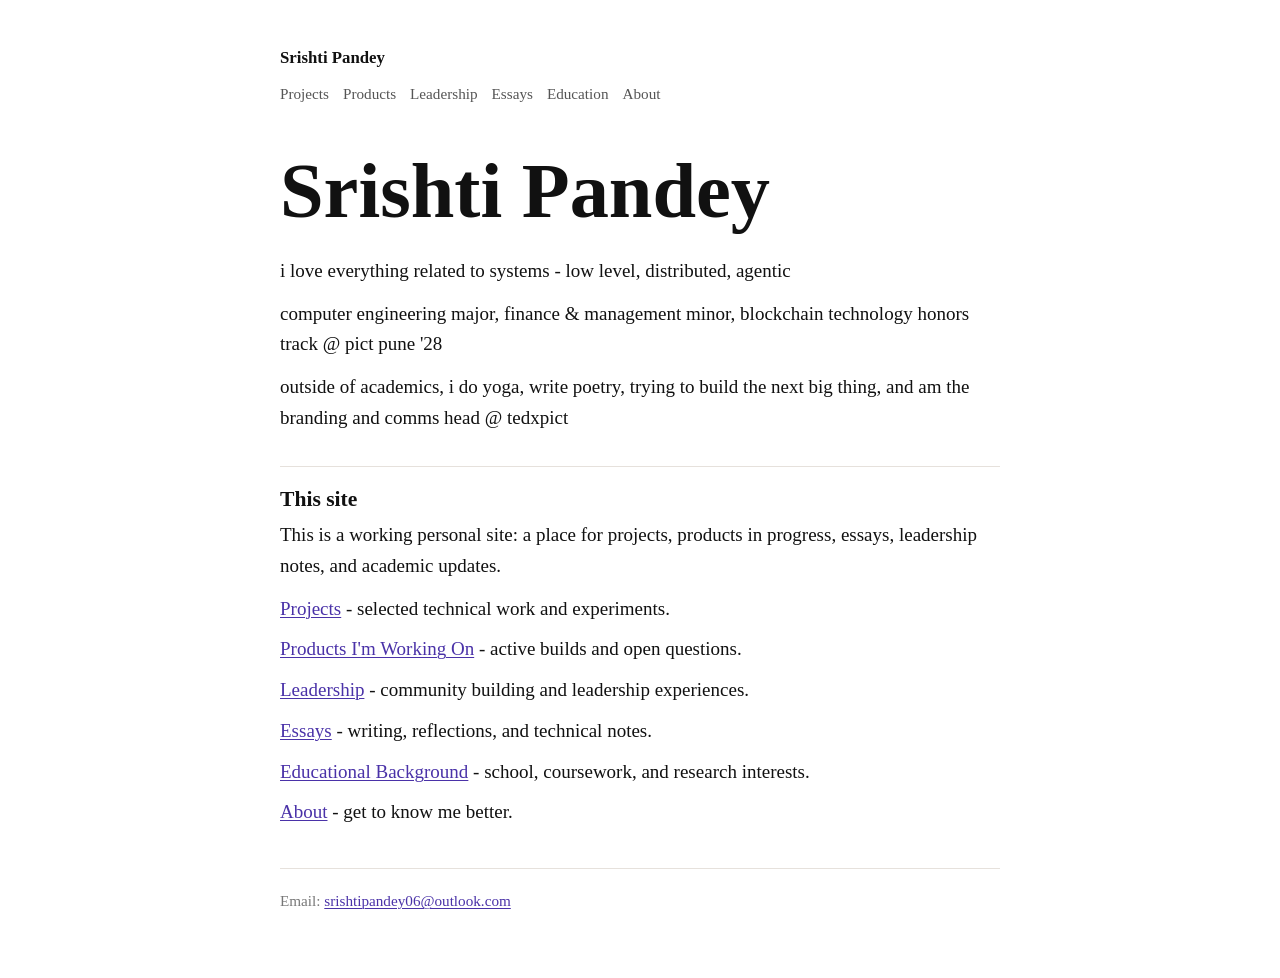
<file: index.html>
<!doctype html>
<html lang="en">
<head>
  <meta charset="utf-8">
  <meta name="viewport" content="width=device-width, initial-scale=1">
  <meta name="description" content="Srishti Pandey.">
  <title>Srishti Pandey</title>
  <link rel="stylesheet" href="style.css">
</head>
<body>
  <div class="site">
    <header class="site-header">
      <a class="site-name" href="index.html">Srishti Pandey</a>
      <nav class="site-nav" aria-label="Primary navigation">
        <a href="projects.html">Projects</a>
        <a href="products.html">Products</a>
        <a href="leadership.html">Leadership</a>
        <a href="essays.html">Essays</a>
        <a href="education.html">Education</a>
        <a href="about.html">About</a>
      </nav>
    </header>

    <main>
      <section class="intro" aria-labelledby="home-title">
        <h1 id="home-title">Srishti Pandey</h1>
        <p>i love everything related to systems - low level, distributed, agentic</p>
        <p>computer engineering major, finance & management minor, blockchain technology honors track @ pict pune '28</p>
        <p>outside of academics, i do yoga, write poetry, trying to build the next big thing, and am the branding and comms head @ tedxpict</p>
      </section>


      <section class="section" aria-labelledby="site-title">
        <h2 id="site-title">This site</h2>
        <p>This is a working personal site: a place for projects, products in progress, essays, leadership notes, and academic updates.</p>
        <ul class="plain-list">
          <li><a href="projects.html">Projects</a> - selected technical work and experiments.</li>
          <li><a href="products.html">Products I'm Working On</a> - active builds and open questions.</li>
          <li><a href="leadership.html">Leadership</a> - community building and leadership experiences.</li>
          <li><a href="essays.html">Essays</a> - writing, reflections, and technical notes.</li>
          <li><a href="education.html">Educational Background</a> - school, coursework, and research interests.</li>
          <li><a href="about.html">About</a> - get to know me better.</li>
        </ul>
      </section>
    </main>

    <footer class="site-footer">
      <p>Email: <a href="mailto:srishtipandey06@outlook.com">srishtipandey06@outlook.com</a></p>
     
    </footer>
  </div>
</body>
</html>
</file>
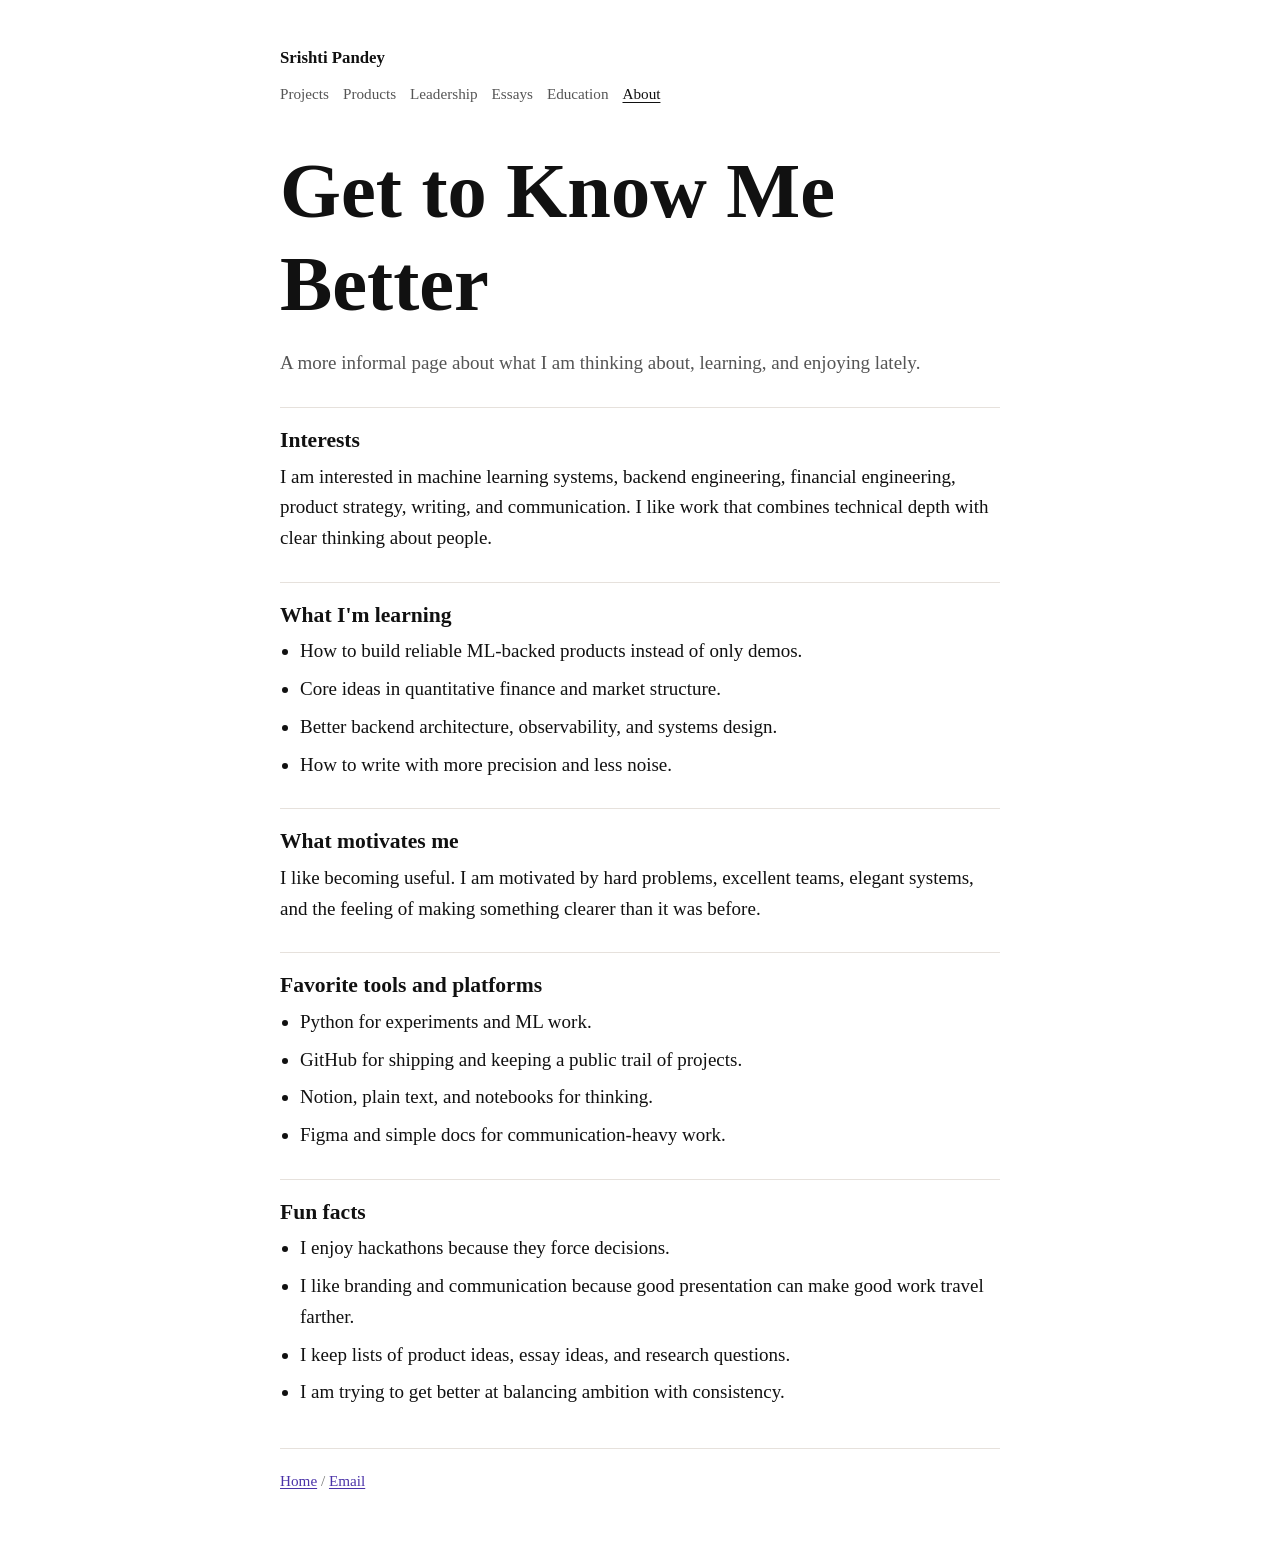
<file: about.html>
<!doctype html>
<html lang="en">
<head>
  <meta charset="utf-8">
  <meta name="viewport" content="width=device-width, initial-scale=1">
  <meta name="description" content="Get to know Srishti Pandey better.">
  <title>Get to Know Me Better - Srishti Pandey</title>
  <link rel="stylesheet" href="style.css">
</head>
<body>
  <div class="site">
    <header class="site-header">
      <a class="site-name" href="index.html">Srishti Pandey</a>
      <nav class="site-nav" aria-label="Primary navigation">
        <a href="projects.html">Projects</a>
        <a href="products.html">Products</a>
        <a href="leadership.html">Leadership</a>
        <a href="essays.html">Essays</a>
        <a href="education.html">Education</a>
        <a href="about.html" aria-current="page">About</a>
      </nav>
    </header>

    <main>
      <section class="page-title">
        <h1>Get to Know Me Better</h1>
        <p class="note">A more informal page about what I am thinking about, learning, and enjoying lately.</p>
      </section>

      <section class="section">
        <h2>Interests</h2>
        <p>I am interested in machine learning systems, backend engineering, financial engineering, product strategy, writing, and communication. I like work that combines technical depth with clear thinking about people.</p>
      </section>

      <section class="section">
        <h2>What I'm learning</h2>
        <ul>
          <li>How to build reliable ML-backed products instead of only demos.</li>
          <li>Core ideas in quantitative finance and market structure.</li>
          <li>Better backend architecture, observability, and systems design.</li>
          <li>How to write with more precision and less noise.</li>
        </ul>
      </section>

      <section class="section">
        <h2>What motivates me</h2>
        <p>I like becoming useful. I am motivated by hard problems, excellent teams, elegant systems, and the feeling of making something clearer than it was before.</p>
      </section>

      <section class="section">
        <h2>Favorite tools and platforms</h2>
        <ul>
          <li>Python for experiments and ML work.</li>
          <li>GitHub for shipping and keeping a public trail of projects.</li>
          <li>Notion, plain text, and notebooks for thinking.</li>
          <li>Figma and simple docs for communication-heavy work.</li>
        </ul>
      </section>

      <section class="section">
        <h2>Fun facts</h2>
        <ul>
          <li>I enjoy hackathons because they force decisions.</li>
          <li>I like branding and communication because good presentation can make good work travel farther.</li>
          <li>I keep lists of product ideas, essay ideas, and research questions.</li>
          <li>I am trying to get better at balancing ambition with consistency.</li>
        </ul>
      </section>
    </main>

    <footer class="site-footer">
      <p><a href="index.html">Home</a> / <a href="mailto:srishtipandey06@outlook.com">Email</a></p>
    </footer>
  </div>
</body>
</html>
</file>
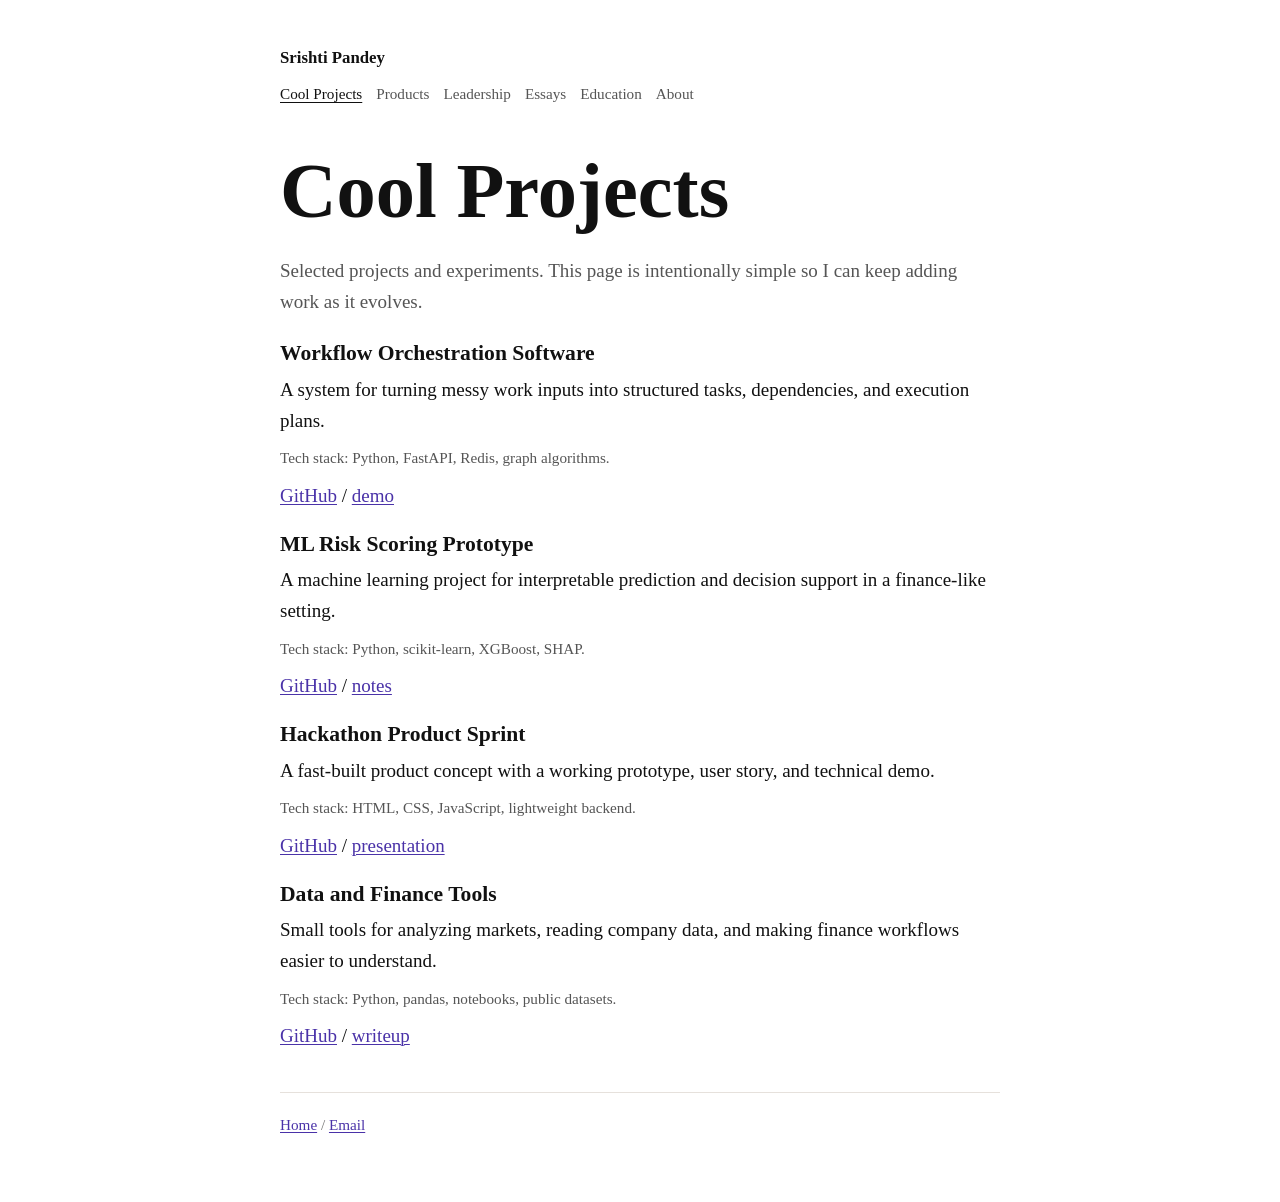
<file: cool-projects.html>
<!doctype html>
<html lang="en">
<head>
  <meta charset="utf-8">
  <meta name="viewport" content="width=device-width, initial-scale=1">
  <meta name="description" content="Selected projects by Srishti Pandey.">
  <title>Cool Projects - Srishti Pandey</title>
  <link rel="stylesheet" href="style.css">
</head>
<body>
  <div class="site">
    <header class="site-header">
      <a class="site-name" href="index.html">Srishti Pandey</a>
      <nav class="site-nav" aria-label="Primary navigation">
        <a href="cool-projects.html" aria-current="page">Cool Projects</a>
        <a href="products.html">Products</a>
        <a href="leadership.html">Leadership</a>
        <a href="essays.html">Essays</a>
        <a href="educational-background.html">Education</a>
        <a href="get-to-know-me-better.html">About</a>
      </nav>
    </header>

    <main>
      <section class="page-title">
        <h1>Cool Projects</h1>
        <p class="note">Selected projects and experiments. This page is intentionally simple so I can keep adding work as it evolves.</p>
      </section>

      <article class="entry">
        <h2>Workflow Orchestration Software</h2>
        <p>A system for turning messy work inputs into structured tasks, dependencies, and execution plans.</p>
        <p class="meta">Tech stack: Python, FastAPI, Redis, graph algorithms.</p>
        <p><a href="#">GitHub</a> / <a href="#">demo</a></p>
      </article>

      <article class="entry">
        <h2>ML Risk Scoring Prototype</h2>
        <p>A machine learning project for interpretable prediction and decision support in a finance-like setting.</p>
        <p class="meta">Tech stack: Python, scikit-learn, XGBoost, SHAP.</p>
        <p><a href="#">GitHub</a> / <a href="#">notes</a></p>
      </article>

      <article class="entry">
        <h2>Hackathon Product Sprint</h2>
        <p>A fast-built product concept with a working prototype, user story, and technical demo.</p>
        <p class="meta">Tech stack: HTML, CSS, JavaScript, lightweight backend.</p>
        <p><a href="#">GitHub</a> / <a href="#">presentation</a></p>
      </article>

      <article class="entry">
        <h2>Data and Finance Tools</h2>
        <p>Small tools for analyzing markets, reading company data, and making finance workflows easier to understand.</p>
        <p class="meta">Tech stack: Python, pandas, notebooks, public datasets.</p>
        <p><a href="#">GitHub</a> / <a href="#">writeup</a></p>
      </article>
    </main>

    <footer class="site-footer">
      <p><a href="index.html">Home</a> / <a href="mailto:srishti@example.com">Email</a></p>
    </footer>
  </div>
</body>
</html>
</file>
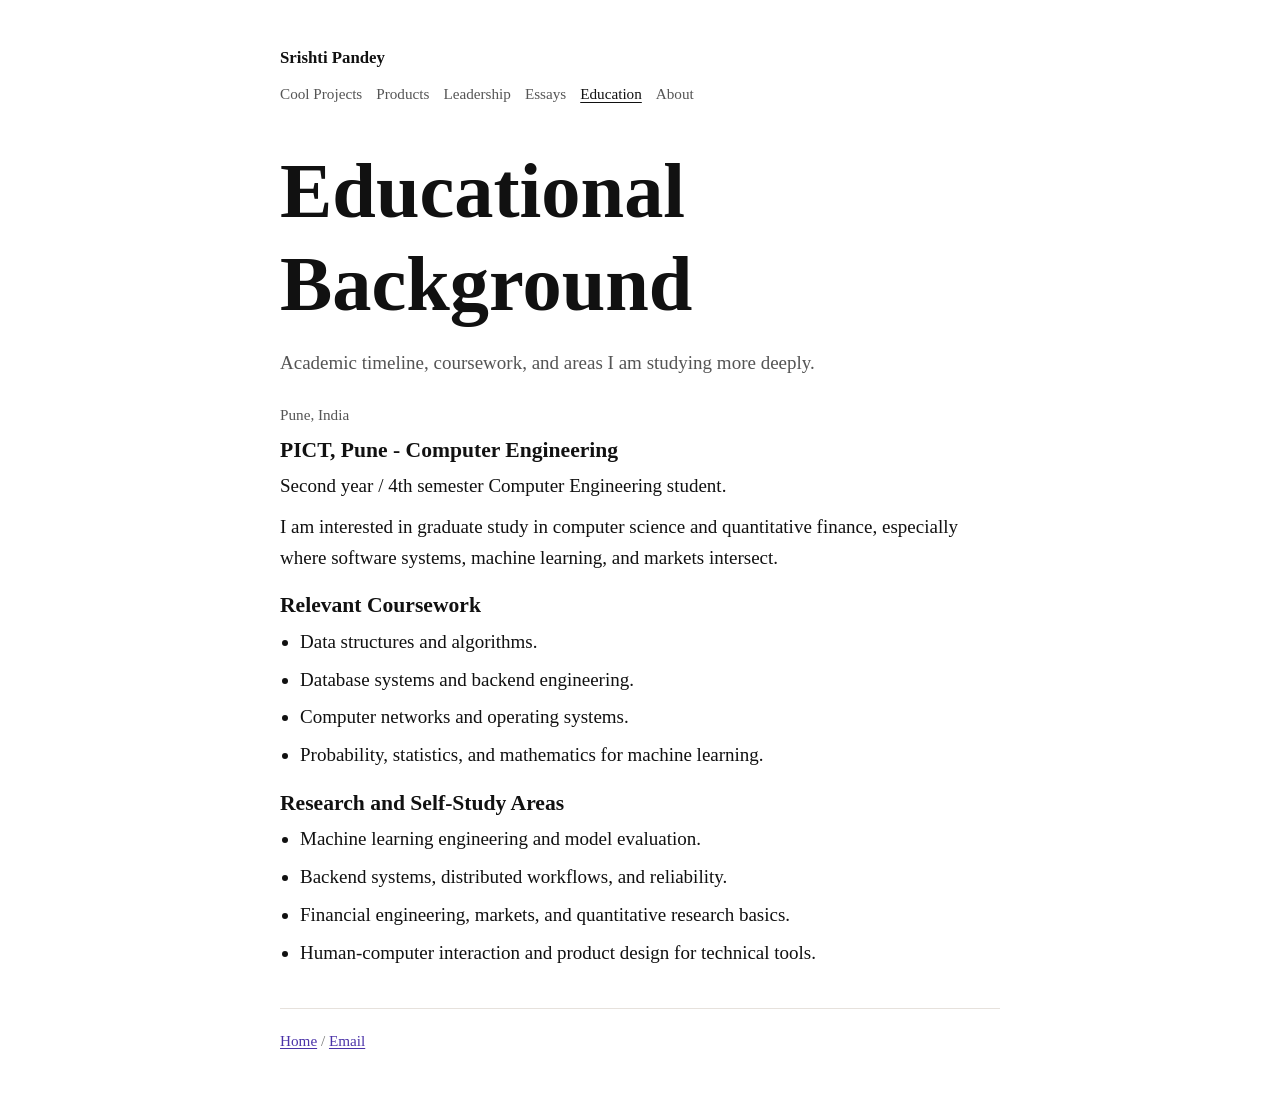
<file: education.html>
<!doctype html>
<html lang="en">
<head>
  <meta charset="utf-8">
  <meta name="viewport" content="width=device-width, initial-scale=1">
  <meta name="description" content="Educational background of Srishti Pandey.">
  <title>Educational Background - Srishti Pandey</title>
  <link rel="stylesheet" href="style.css">
</head>
<body>
  <div class="site">
    <header class="site-header">
      <a class="site-name" href="index.html">Srishti Pandey</a>
      <nav class="site-nav" aria-label="Primary navigation">
        <a href="projects.html">Cool Projects</a>
        <a href="products.html">Products</a>
        <a href="leadership.html">Leadership</a>
        <a href="essays.html">Essays</a>
        <a href="education.html" aria-current="page">Education</a>
        <a href="about.html">About</a>
      </nav>
    </header>

    <main>
      <section class="page-title">
        <h1>Educational Background</h1>
        <p class="note">Academic timeline, coursework, and areas I am studying more deeply.</p>
      </section>

      <article class="entry">
        <p class="meta">Pune, India</p>
        <h2>PICT, Pune - Computer Engineering</h2>
        <p>Second year / 4th semester Computer Engineering student.</p>
        <p>I am interested in graduate study in computer science and quantitative finance, especially where software systems, machine learning, and markets intersect.</p>
      </article>

      <article class="entry">
        <h2>Relevant Coursework</h2>
        <ul>
          <li>Data structures and algorithms.</li>
          <li>Database systems and backend engineering.</li>
          <li>Computer networks and operating systems.</li>
          <li>Probability, statistics, and mathematics for machine learning.</li>
        </ul>
      </article>

      <article class="entry">
        <h2>Research and Self-Study Areas</h2>
        <ul>
          <li>Machine learning engineering and model evaluation.</li>
          <li>Backend systems, distributed workflows, and reliability.</li>
          <li>Financial engineering, markets, and quantitative research basics.</li>
          <li>Human-computer interaction and product design for technical tools.</li>
        </ul>
      </article>
    </main>

    <footer class="site-footer">
      <p><a href="index.html">Home</a> / <a href="mailto:srishti@example.com">Email</a></p>
    </footer>
  </div>
</body>
</html>
</file>
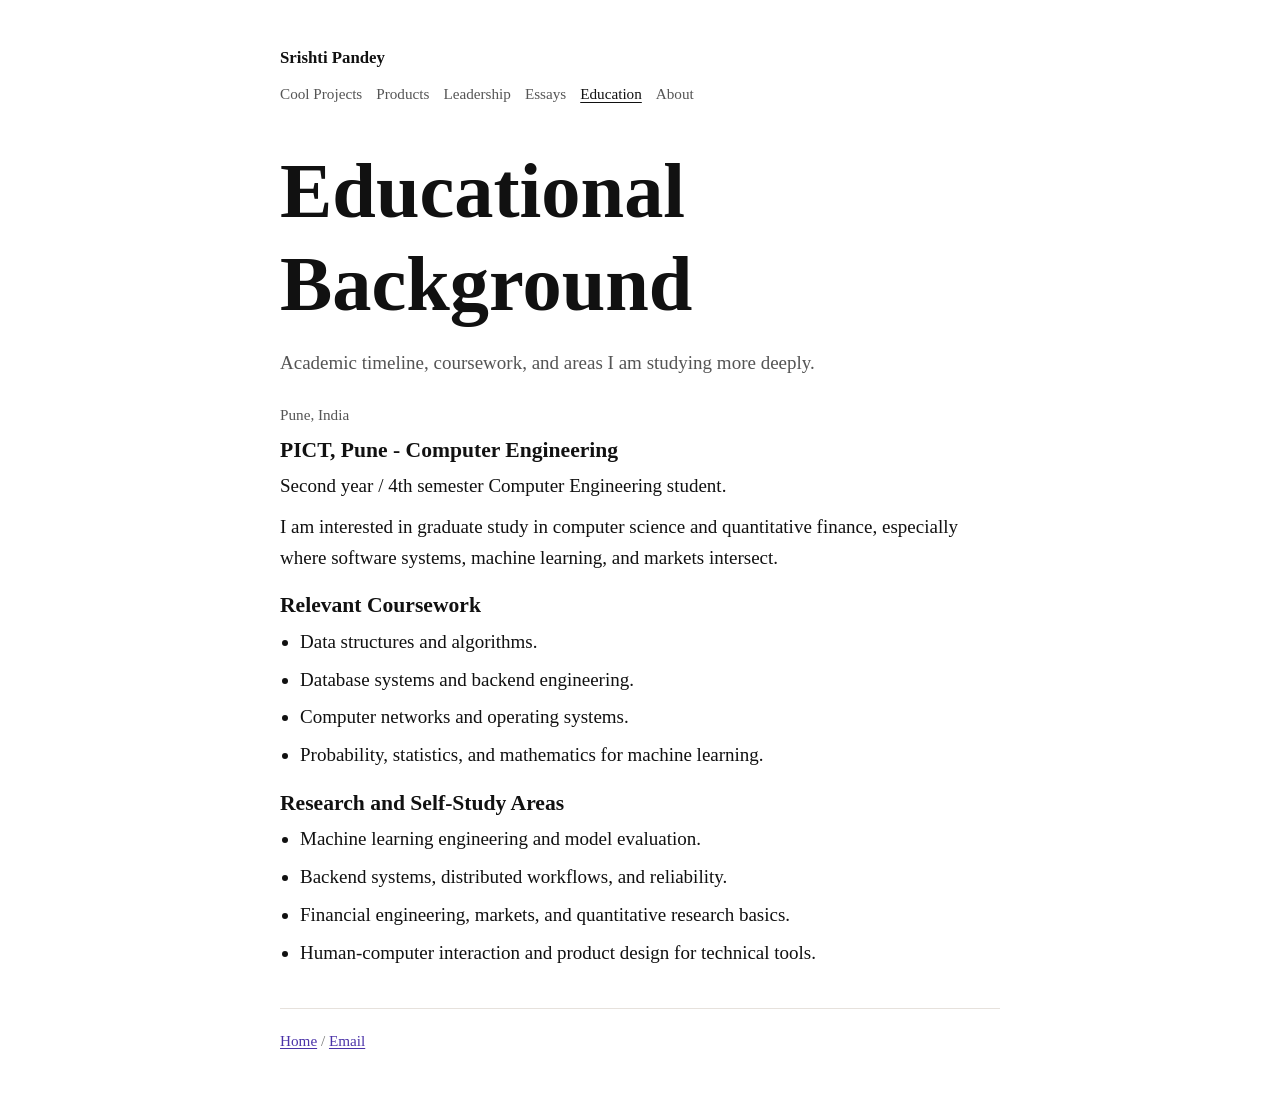
<file: educational-background.html>
<!doctype html>
<html lang="en">
<head>
  <meta charset="utf-8">
  <meta name="viewport" content="width=device-width, initial-scale=1">
  <meta name="description" content="Educational background of Srishti Pandey.">
  <title>Educational Background - Srishti Pandey</title>
  <link rel="stylesheet" href="style.css">
</head>
<body>
  <div class="site">
    <header class="site-header">
      <a class="site-name" href="index.html">Srishti Pandey</a>
      <nav class="site-nav" aria-label="Primary navigation">
        <a href="cool-projects.html">Cool Projects</a>
        <a href="products.html">Products</a>
        <a href="leadership.html">Leadership</a>
        <a href="essays.html">Essays</a>
        <a href="educational-background.html" aria-current="page">Education</a>
        <a href="get-to-know-me-better.html">About</a>
      </nav>
    </header>

    <main>
      <section class="page-title">
        <h1>Educational Background</h1>
        <p class="note">Academic timeline, coursework, and areas I am studying more deeply.</p>
      </section>

      <article class="entry">
        <p class="meta">Pune, India</p>
        <h2>PICT, Pune - Computer Engineering</h2>
        <p>Second year / 4th semester Computer Engineering student.</p>
        <p>I am interested in graduate study in computer science and quantitative finance, especially where software systems, machine learning, and markets intersect.</p>
      </article>

      <article class="entry">
        <h2>Relevant Coursework</h2>
        <ul>
          <li>Data structures and algorithms.</li>
          <li>Database systems and backend engineering.</li>
          <li>Computer networks and operating systems.</li>
          <li>Probability, statistics, and mathematics for machine learning.</li>
        </ul>
      </article>

      <article class="entry">
        <h2>Research and Self-Study Areas</h2>
        <ul>
          <li>Machine learning engineering and model evaluation.</li>
          <li>Backend systems, distributed workflows, and reliability.</li>
          <li>Financial engineering, markets, and quantitative research basics.</li>
          <li>Human-computer interaction and product design for technical tools.</li>
        </ul>
      </article>
    </main>

    <footer class="site-footer">
      <p><a href="index.html">Home</a> / <a href="mailto:srishti@example.com">Email</a></p>
    </footer>
  </div>
</body>
</html>
</file>
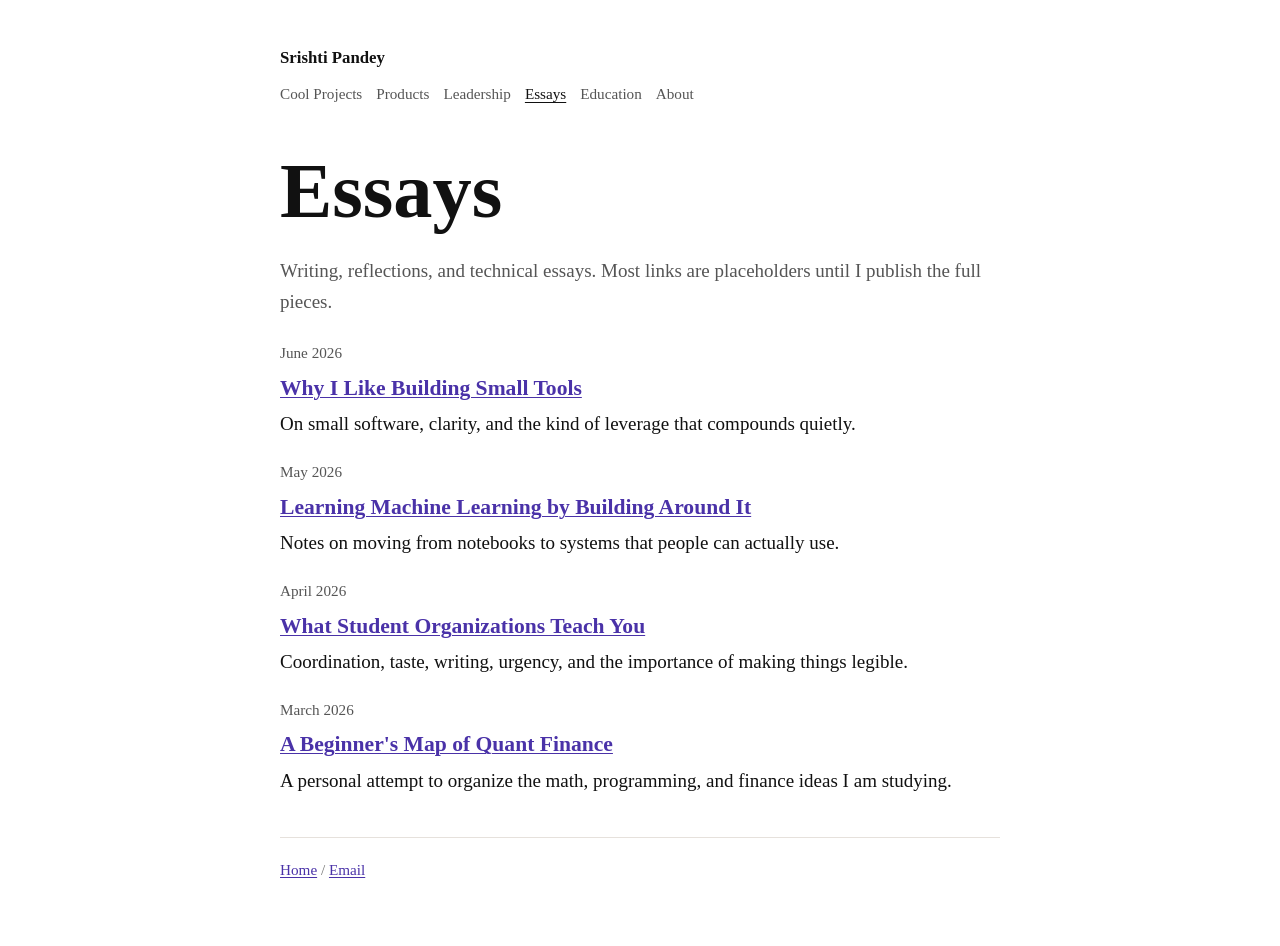
<file: essays.html>
<!doctype html>
<html lang="en">
<head>
  <meta charset="utf-8">
  <meta name="viewport" content="width=device-width, initial-scale=1">
  <meta name="description" content="Essays and notes by Srishti Pandey.">
  <title>Essays - Srishti Pandey</title>
  <link rel="stylesheet" href="style.css">
</head>
<body>
  <div class="site">
    <header class="site-header">
      <a class="site-name" href="index.html">Srishti Pandey</a>
      <nav class="site-nav" aria-label="Primary navigation">
        <a href="projects.html">Cool Projects</a>
        <a href="products.html">Products</a>
        <a href="leadership.html">Leadership</a>
        <a href="essays.html" aria-current="page">Essays</a>
        <a href="education.html">Education</a>
        <a href="about.html">About</a>
      </nav>
    </header>

    <main>
      <section class="page-title">
        <h1>Essays</h1>
        <p class="note">Writing, reflections, and technical essays. Most links are placeholders until I publish the full pieces.</p>
      </section>

      <article class="entry">
        <p class="meta">June 2026</p>
        <h2><a href="#">Why I Like Building Small Tools</a></h2>
        <p>On small software, clarity, and the kind of leverage that compounds quietly.</p>
      </article>

      <article class="entry">
        <p class="meta">May 2026</p>
        <h2><a href="#">Learning Machine Learning by Building Around It</a></h2>
        <p>Notes on moving from notebooks to systems that people can actually use.</p>
      </article>

      <article class="entry">
        <p class="meta">April 2026</p>
        <h2><a href="#">What Student Organizations Teach You</a></h2>
        <p>Coordination, taste, writing, urgency, and the importance of making things legible.</p>
      </article>

      <article class="entry">
        <p class="meta">March 2026</p>
        <h2><a href="#">A Beginner's Map of Quant Finance</a></h2>
        <p>A personal attempt to organize the math, programming, and finance ideas I am studying.</p>
      </article>
    </main>

    <footer class="site-footer">
      <p><a href="index.html">Home</a> / <a href="mailto:srishtipandey06@outlook.com">Email</a></p>
    </footer>
  </div>
</body>
</html>
</file>
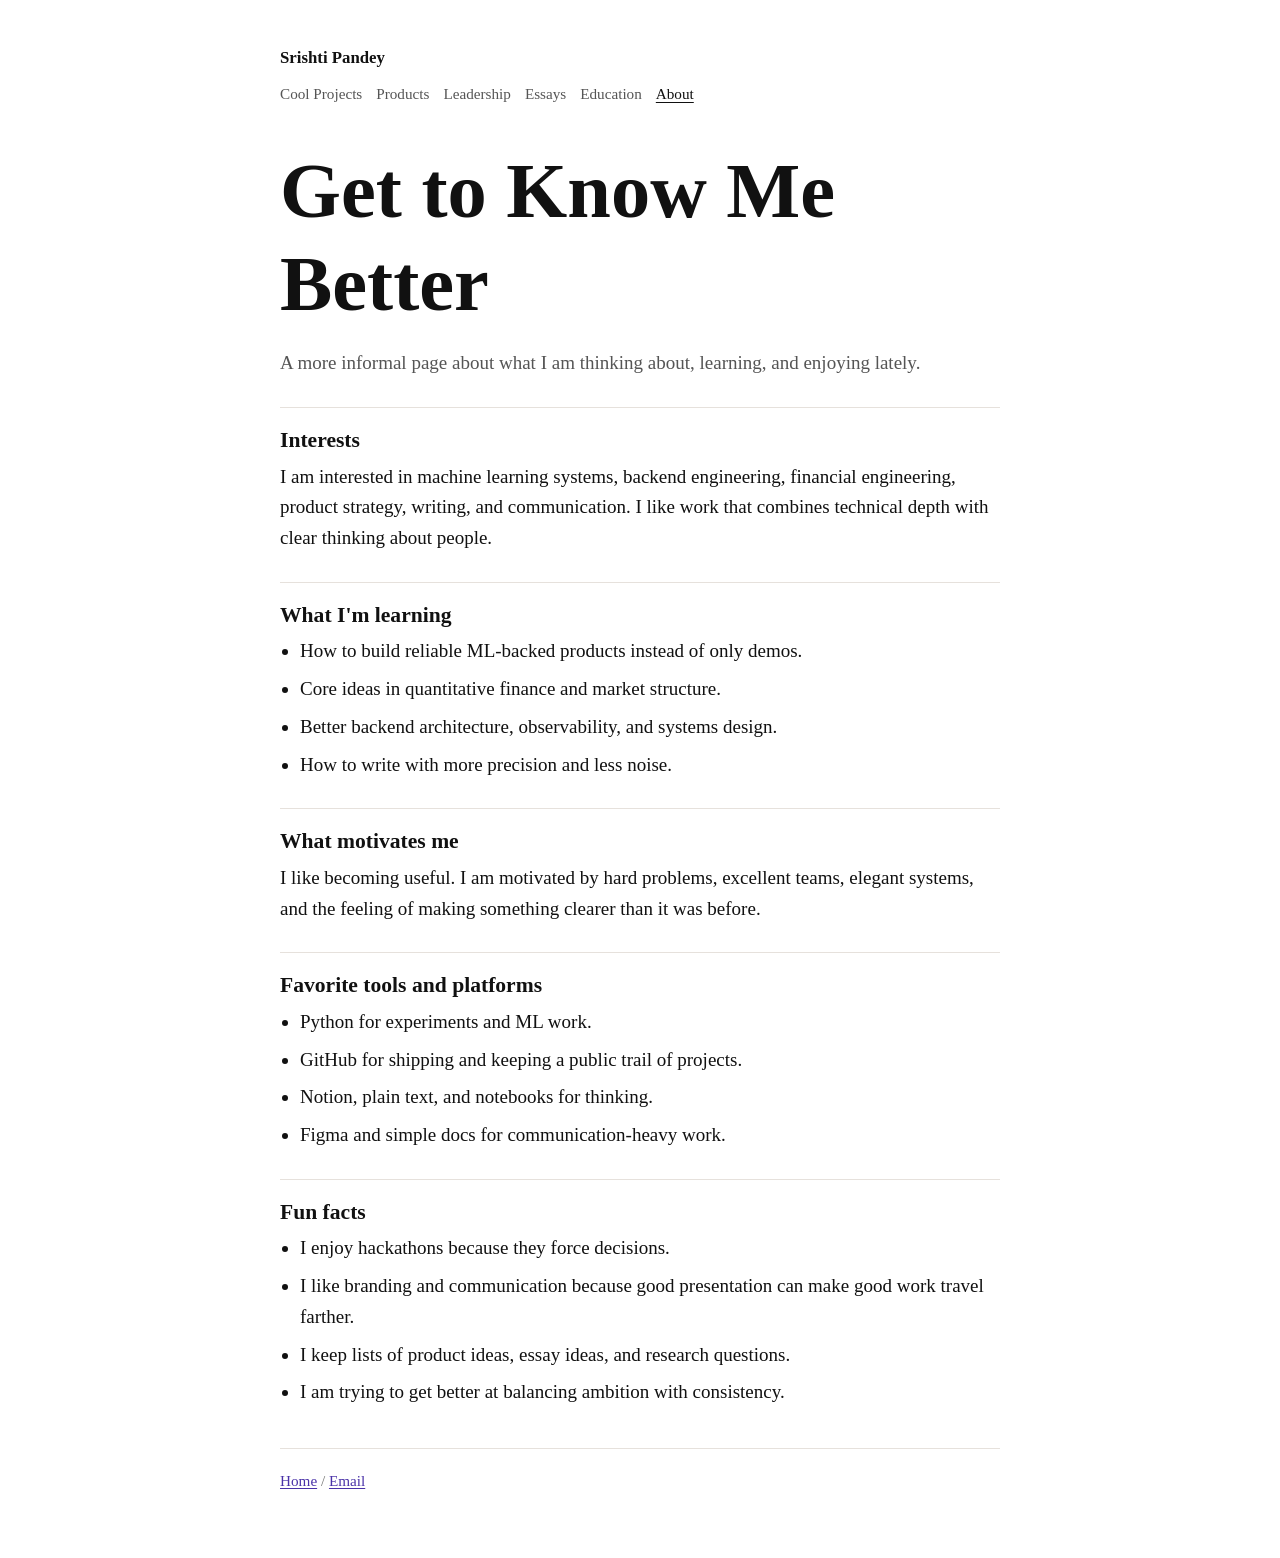
<file: get-to-know-me-better.html>
<!doctype html>
<html lang="en">
<head>
  <meta charset="utf-8">
  <meta name="viewport" content="width=device-width, initial-scale=1">
  <meta name="description" content="Get to know Srishti Pandey better.">
  <title>Get to Know Me Better - Srishti Pandey</title>
  <link rel="stylesheet" href="style.css">
</head>
<body>
  <div class="site">
    <header class="site-header">
      <a class="site-name" href="index.html">Srishti Pandey</a>
      <nav class="site-nav" aria-label="Primary navigation">
        <a href="cool-projects.html">Cool Projects</a>
        <a href="products.html">Products</a>
        <a href="leadership.html">Leadership</a>
        <a href="essays.html">Essays</a>
        <a href="educational-background.html">Education</a>
        <a href="get-to-know-me-better.html" aria-current="page">About</a>
      </nav>
    </header>

    <main>
      <section class="page-title">
        <h1>Get to Know Me Better</h1>
        <p class="note">A more informal page about what I am thinking about, learning, and enjoying lately.</p>
      </section>

      <section class="section">
        <h2>Interests</h2>
        <p>I am interested in machine learning systems, backend engineering, financial engineering, product strategy, writing, and communication. I like work that combines technical depth with clear thinking about people.</p>
      </section>

      <section class="section">
        <h2>What I'm learning</h2>
        <ul>
          <li>How to build reliable ML-backed products instead of only demos.</li>
          <li>Core ideas in quantitative finance and market structure.</li>
          <li>Better backend architecture, observability, and systems design.</li>
          <li>How to write with more precision and less noise.</li>
        </ul>
      </section>

      <section class="section">
        <h2>What motivates me</h2>
        <p>I like becoming useful. I am motivated by hard problems, excellent teams, elegant systems, and the feeling of making something clearer than it was before.</p>
      </section>

      <section class="section">
        <h2>Favorite tools and platforms</h2>
        <ul>
          <li>Python for experiments and ML work.</li>
          <li>GitHub for shipping and keeping a public trail of projects.</li>
          <li>Notion, plain text, and notebooks for thinking.</li>
          <li>Figma and simple docs for communication-heavy work.</li>
        </ul>
      </section>

      <section class="section">
        <h2>Fun facts</h2>
        <ul>
          <li>I enjoy hackathons because they force decisions.</li>
          <li>I like branding and communication because good presentation can make good work travel farther.</li>
          <li>I keep lists of product ideas, essay ideas, and research questions.</li>
          <li>I am trying to get better at balancing ambition with consistency.</li>
        </ul>
      </section>
    </main>

    <footer class="site-footer">
      <p><a href="index.html">Home</a> / <a href="mailto:srishti@example.com">Email</a></p>
    </footer>
  </div>
</body>
</html>
</file>
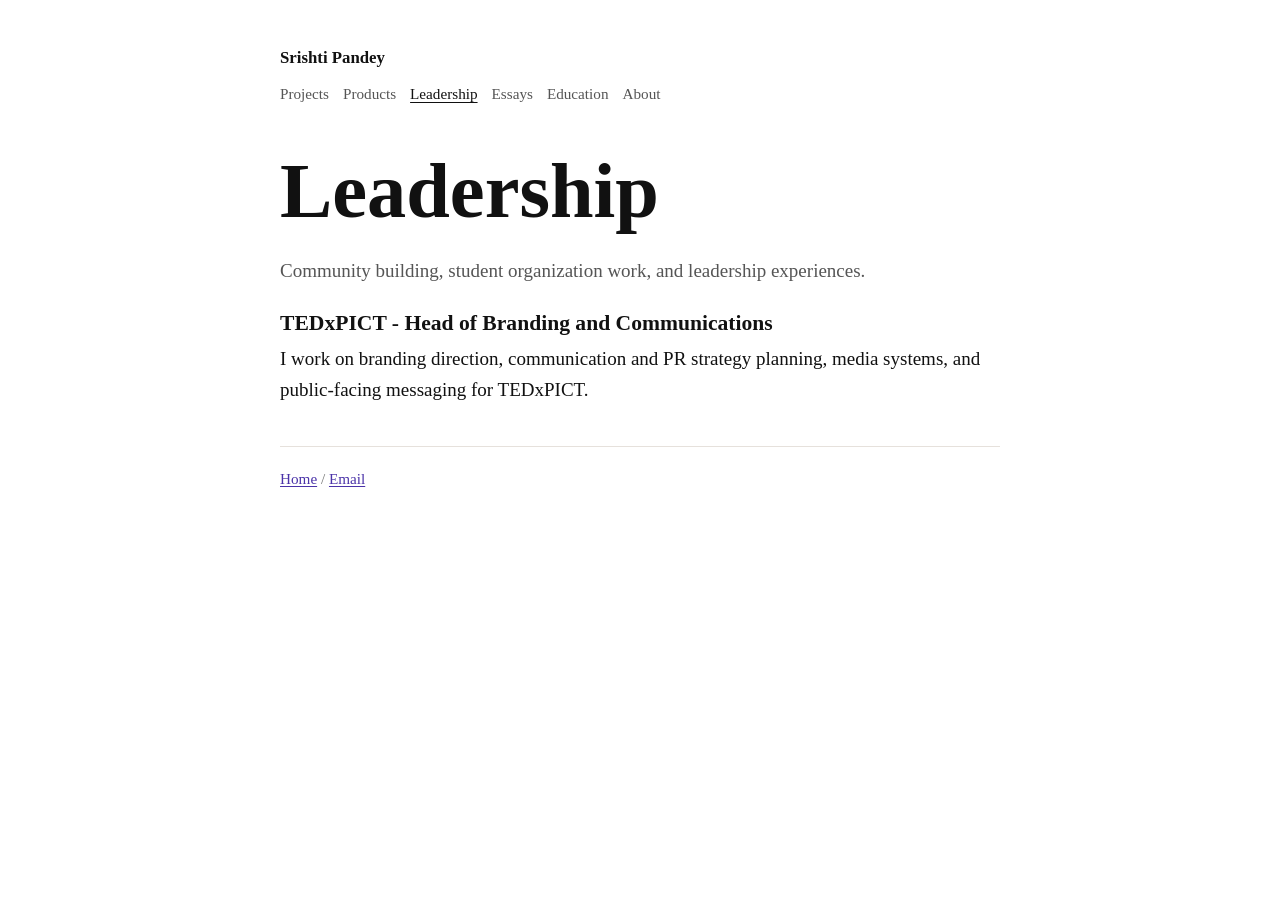
<file: leadership.html>
<!doctype html>
<html lang="en">
<head>
  <meta charset="utf-8">
  <meta name="viewport" content="width=device-width, initial-scale=1">
  <meta name="description" content="Community building, student organization work, and leadership experiences by Srishti Pandey.">
  <title>Leadership - Srishti Pandey</title>
  <link rel="stylesheet" href="style.css">
</head>
<body>
  <div class="site">
    <header class="site-header">
      <a class="site-name" href="index.html">Srishti Pandey</a>
      <nav class="site-nav" aria-label="Primary navigation">
        <a href="projects.html">Projects</a>
        <a href="products.html">Products</a>
        <a href="leadership.html" aria-current="page">Leadership</a>
        <a href="essays.html">Essays</a>
        <a href="education.html">Education</a>
        <a href="about.html">About</a>
      </nav>
    </header>

    <main>
      <section class="page-title">
        <h1>Leadership</h1>
        <p class="note">Community building, student organization work, and leadership experiences.</p>
      </section>

      <article class="entry">
        <h2>TEDxPICT - Head of Branding and Communications</h2>
        <p>I work on branding direction, communication and PR strategy planning, media systems, and public-facing messaging for TEDxPICT.</p>
  
      </article>

    </main>

    <footer class="site-footer">
      <p><a href="index.html">Home</a> / <a href="mailto:srishtipandey06@outlook.com">Email</a></p>
    </footer>
  </div>
</body>
</html>
</file>
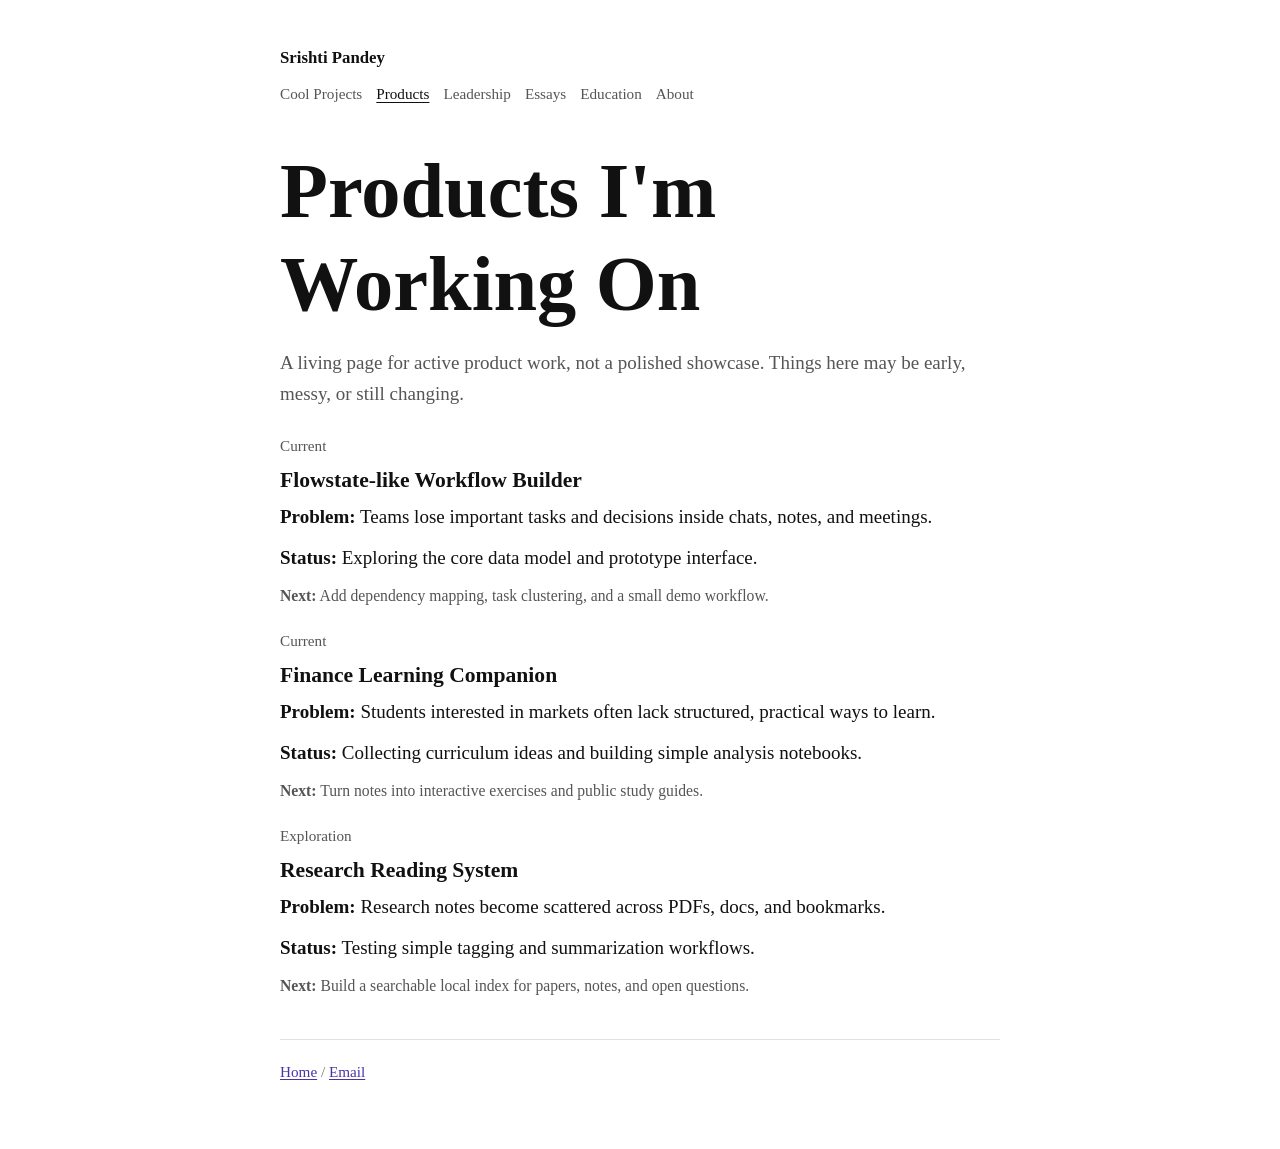
<file: products.html>
<!doctype html>
<html lang="en">
<head>
  <meta charset="utf-8">
  <meta name="viewport" content="width=device-width, initial-scale=1">
  <meta name="description" content="Products Srishti Pandey is working on.">
  <title>Products I'm Working On - Srishti Pandey</title>
  <link rel="stylesheet" href="style.css">
</head>
<body>
  <div class="site">
    <header class="site-header">
      <a class="site-name" href="index.html">Srishti Pandey</a>
      <nav class="site-nav" aria-label="Primary navigation">
        <a href="projects.html">Cool Projects</a>
        <a href="products.html" aria-current="page">Products</a>
        <a href="leadership.html">Leadership</a>
        <a href="essays.html">Essays</a>
        <a href="education.html">Education</a>
        <a href="about.html">About</a>
      </nav>
    </header>

    <main>
      <section class="page-title">
        <h1>Products I'm Working On</h1>
        <p class="note">A living page for active product work, not a polished showcase. Things here may be early, messy, or still changing.</p>
      </section>

      <article class="entry">
        <p class="meta">Current</p>
        <h2>Flowstate-like Workflow Builder</h2>
        <p><strong>Problem:</strong> Teams lose important tasks and decisions inside chats, notes, and meetings.</p>
        <p><strong>Status:</strong> Exploring the core data model and prototype interface.</p>
        <p class="status"><strong>Next:</strong> Add dependency mapping, task clustering, and a small demo workflow.</p>
      </article>

      <article class="entry">
        <p class="meta">Current</p>
        <h2>Finance Learning Companion</h2>
        <p><strong>Problem:</strong> Students interested in markets often lack structured, practical ways to learn.</p>
        <p><strong>Status:</strong> Collecting curriculum ideas and building simple analysis notebooks.</p>
        <p class="status"><strong>Next:</strong> Turn notes into interactive exercises and public study guides.</p>
      </article>

      <article class="entry">
        <p class="meta">Exploration</p>
        <h2>Research Reading System</h2>
        <p><strong>Problem:</strong> Research notes become scattered across PDFs, docs, and bookmarks.</p>
        <p><strong>Status:</strong> Testing simple tagging and summarization workflows.</p>
        <p class="status"><strong>Next:</strong> Build a searchable local index for papers, notes, and open questions.</p>
      </article>
    </main>

    <footer class="site-footer">
      <p><a href="index.html">Home</a> / <a href="mailto:srishtipandey06@outlook.com">Email</a></p>
    </footer>
  </div>
</body>
</html>
</file>
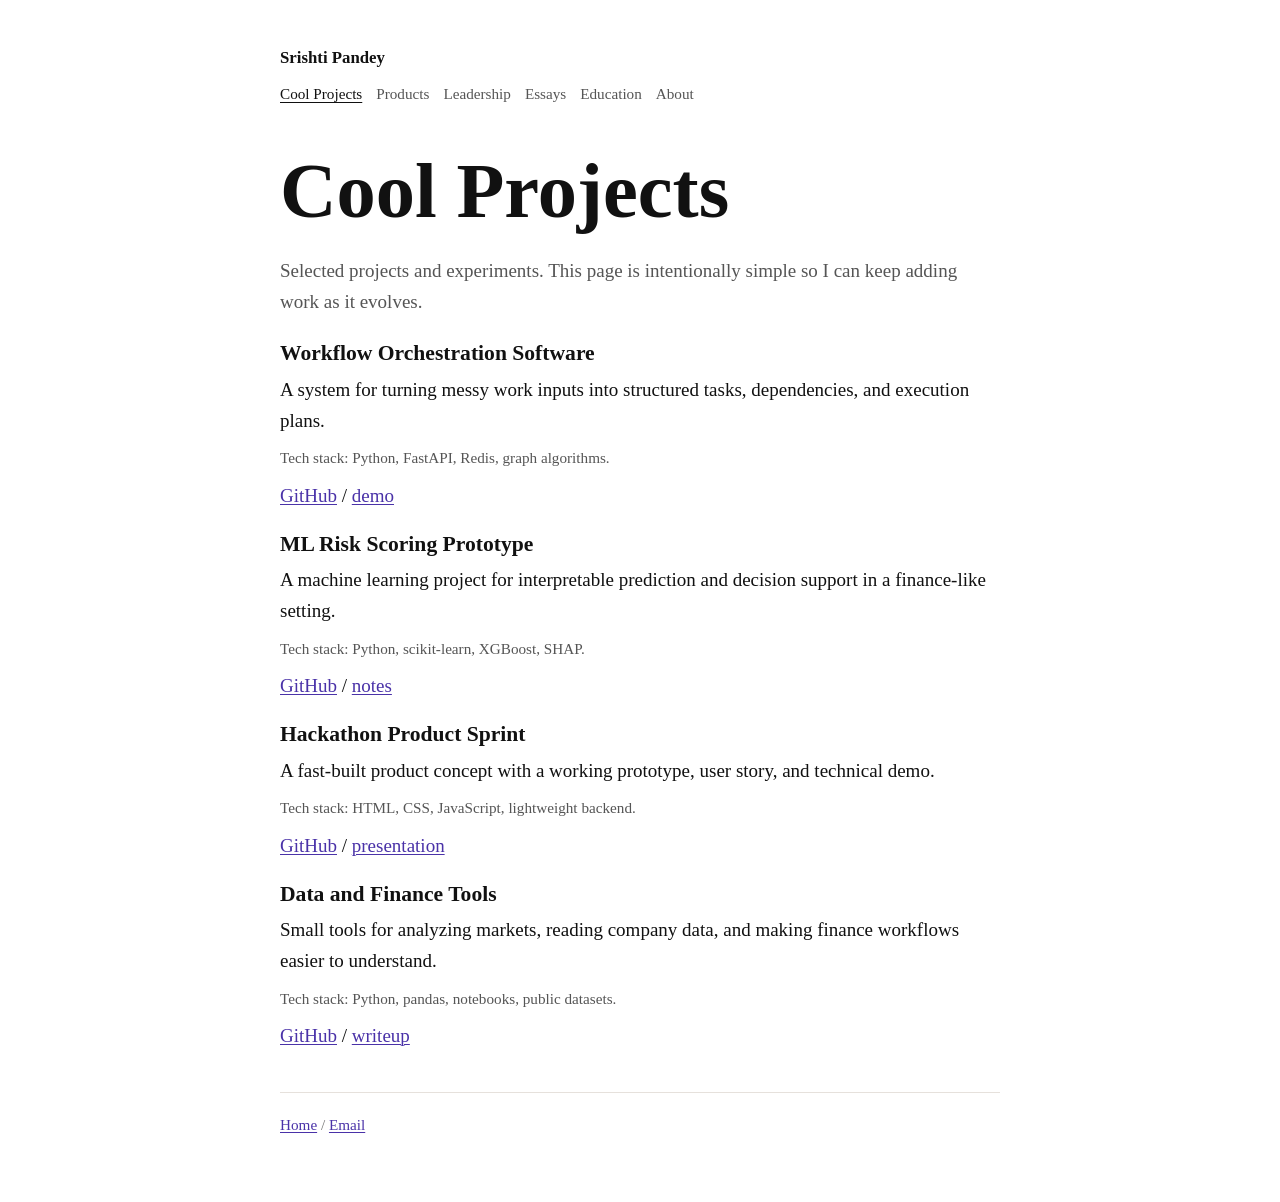
<file: projects.html>
<!doctype html>
<html lang="en">
<head>
  <meta charset="utf-8">
  <meta name="viewport" content="width=device-width, initial-scale=1">
  <meta name="description" content="Selected projects by Srishti Pandey.">
  <title>Cool Projects - Srishti Pandey</title>
  <link rel="stylesheet" href="style.css">
</head>
<body>
  <div class="site">
    <header class="site-header">
      <a class="site-name" href="index.html">Srishti Pandey</a>
      <nav class="site-nav" aria-label="Primary navigation">
        <a href="projects.html" aria-current="page">Cool Projects</a>
        <a href="products.html">Products</a>
        <a href="leadership.html">Leadership</a>
        <a href="essays.html">Essays</a>
        <a href="education.html">Education</a>
        <a href="about.html">About</a>
      </nav>
    </header>

    <main>
      <section class="page-title">
        <h1>Cool Projects</h1>
        <p class="note">Selected projects and experiments. This page is intentionally simple so I can keep adding work as it evolves.</p>
      </section>

      <article class="entry">
        <h2>Workflow Orchestration Software</h2>
        <p>A system for turning messy work inputs into structured tasks, dependencies, and execution plans.</p>
        <p class="meta">Tech stack: Python, FastAPI, Redis, graph algorithms.</p>
        <p><a href="#">GitHub</a> / <a href="#">demo</a></p>
      </article>

      <article class="entry">
        <h2>ML Risk Scoring Prototype</h2>
        <p>A machine learning project for interpretable prediction and decision support in a finance-like setting.</p>
        <p class="meta">Tech stack: Python, scikit-learn, XGBoost, SHAP.</p>
        <p><a href="#">GitHub</a> / <a href="#">notes</a></p>
      </article>

      <article class="entry">
        <h2>Hackathon Product Sprint</h2>
        <p>A fast-built product concept with a working prototype, user story, and technical demo.</p>
        <p class="meta">Tech stack: HTML, CSS, JavaScript, lightweight backend.</p>
        <p><a href="#">GitHub</a> / <a href="#">presentation</a></p>
      </article>

      <article class="entry">
        <h2>Data and Finance Tools</h2>
        <p>Small tools for analyzing markets, reading company data, and making finance workflows easier to understand.</p>
        <p class="meta">Tech stack: Python, pandas, notebooks, public datasets.</p>
        <p><a href="#">GitHub</a> / <a href="#">writeup</a></p>
      </article>
    </main>

    <footer class="site-footer">
      <p><a href="index.html">Home</a> / <a href="mailto:srishtipandey06@outlook.com">Email</a></p>
    </footer>
  </div>
</body>
</html>
</file>
<file: style.css>
/*
  A deliberately quiet personal-site stylesheet.
  Change the variables first if you want a different link color or column width.
*/
:root {
  --background: #fff;
  --text: #111;
  --muted: #555;
  --faint: #777;
  --rule: #e6e1dc;
  --link: #4a32a8;
  --link-hover: #1d4f9a;
  --measure: 720px;
}

* {
  box-sizing: border-box;
}

html {
  background: var(--background);
}

body {
  margin: 0;
  background: var(--background);
  color: var(--text);
  font-family: Georgia, "Times New Roman", Times, serif;
  font-size: 19px;
  line-height: 1.62;
  text-rendering: optimizeLegibility;
}

.site {
  width: min(calc(100% - 36px), var(--measure));
  margin: 0 auto;
  padding: 42px 0 56px;
}

.site-header {
  margin-bottom: 40px;
}

.site-name {
  display: inline-block;
  margin-bottom: 12px;
  color: var(--text);
  font-size: 1.05rem;
  font-weight: 700;
  text-decoration: none;
}

.site-nav {
  display: flex;
  flex-wrap: wrap;
  gap: 2px 14px;
  color: var(--muted);
  font-size: 0.95rem;
  line-height: 1.45;
}

a {
  color: var(--link);
  text-decoration: underline;
  text-decoration-thickness: 1px;
  text-underline-offset: 2px;
}

a:hover {
  color: var(--link-hover);
}

.site-nav a {
  color: var(--muted);
  text-decoration: none;
}

.site-nav a:hover,
.site-nav a[aria-current="page"] {
  color: var(--text);
  text-decoration: underline;
  text-underline-offset: 3px;
}

main {
  display: block;
}

.intro {
  margin-bottom: 32px;
}

h1,
h2,
h3 {
  margin: 0;
  color: var(--text);
  font-weight: 700;
  line-height: 1.18;
}

h1 {
  margin-bottom: 18px;
  font-size: clamp(2.5rem, 9vw, 4.9rem);
  letter-spacing: 0;
}

h2 {
  margin-bottom: 8px;
  font-size: 1.35rem;
}

h3 {
  margin-bottom: 6px;
  font-size: 1.08rem;
}

p {
  margin: 0 0 12px;
}

ul {
  margin: 0 0 16px;
  padding-left: 1.25rem;
}

li + li {
  margin-top: 7px;
}

.section {
  margin-top: 28px;
  padding-top: 20px;
  border-top: 1px solid var(--rule);
}

.page-title {
  margin-bottom: 24px;
}

.page-title p,
.note,
.meta,
.status {
  color: var(--muted);
}

.entry {
  margin: 0 0 20px;
}

.entry:last-child {
  margin-bottom: 0;
}

.entry p {
  margin-bottom: 10px;
}

.meta {
  margin-bottom: 4px;
  font-size: 0.95rem;
}

.status {
  font-size: 0.98rem;
}

.plain-list {
  list-style: none;
  padding-left: 0;
}

.plain-list li + li {
  margin-top: 10px;
}

.site-footer {
  margin-top: 40px;
  padding-top: 20px;
  border-top: 1px solid var(--rule);
  color: var(--faint);
  font-size: 0.95rem;
}

.site-footer p {
  margin-bottom: 8px;
}

@media (max-width: 560px) {
  body {
    font-size: 18px;
  }

  .site {
    width: min(calc(100% - 28px), var(--measure));
    padding-top: 28px;
  }

  .site-header {
    margin-bottom: 46px;
  }

  .site-nav {
    display: block;
  }

  .site-nav a {
    display: inline-block;
    margin: 0 12px 6px 0;
  }

  h1 {
    margin-bottom: 22px;
  }
}
</file>
